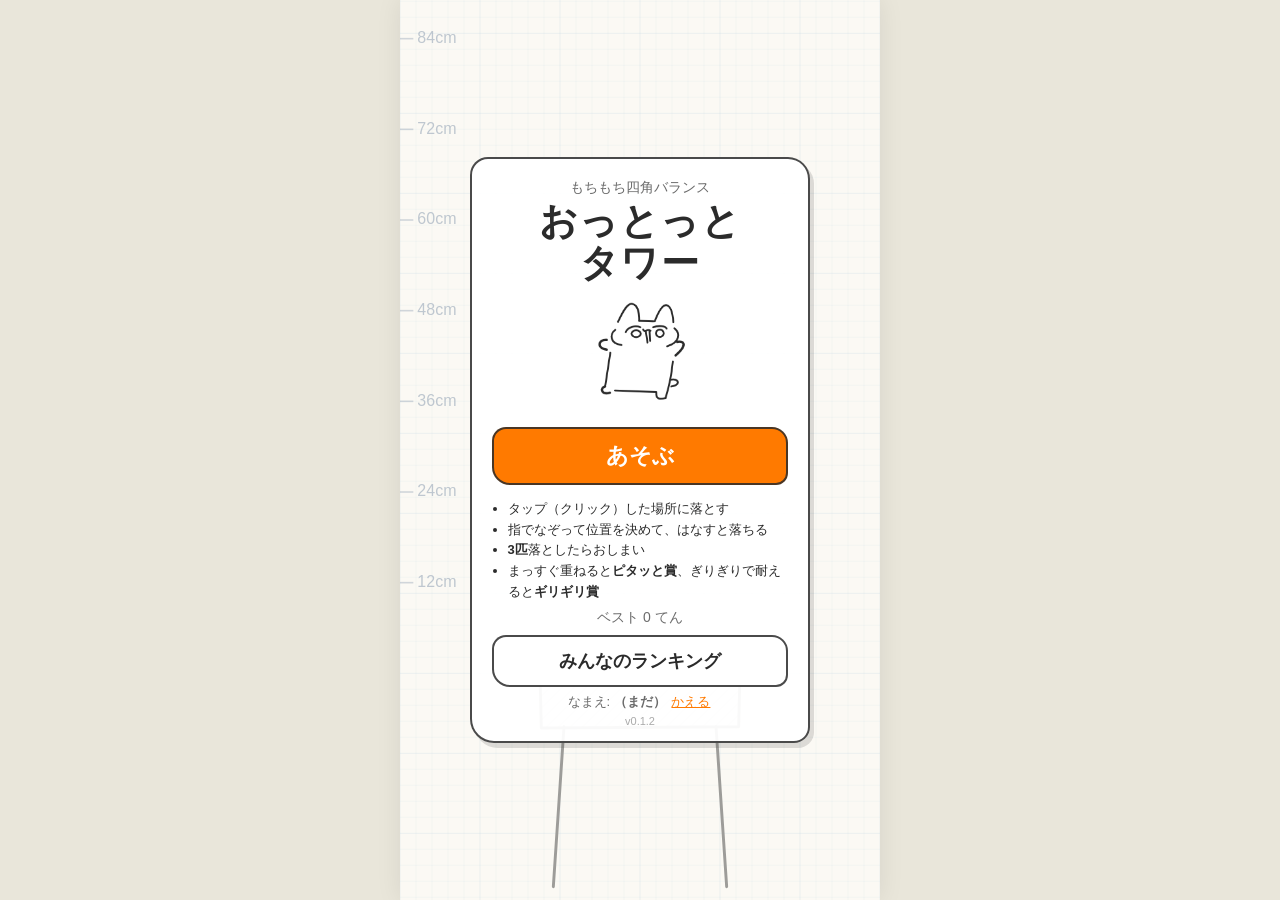
<file: game/index.html>
<!doctype html>
<html lang="ja">
  <head>
    <meta charset="utf-8" />
    <meta name="viewport" content="width=device-width, initial-scale=1, maximum-scale=1, user-scalable=no, viewport-fit=cover" />
    <meta name="theme-color" content="#fbfaf4" />
    <meta name="description" content="四角いもちもちの生き物を積み上げる、ブラウザで遊べるバランスゲーム。" />
    <title>おっとっとタワー</title>
    <link rel="icon" href="favicon.svg" type="image/svg+xml" />
    <link rel="stylesheet" href="css/style.css" />
  </head>
  <body>
    <main id="stage">
      <canvas id="game" aria-label="ゲーム画面"></canvas>

      <!-- 遊んでいるあいだの表示 -->
      <header id="hud" class="hidden">
        <div class="hud-left">
          <div class="hud-score"><span id="hud-score">0</span><small>てん</small></div>
          <div class="hud-height">たかさ <span id="hud-height">0.0</span>cm</div>
        </div>
        <div class="hud-right">
          <div id="hud-lives" class="lives" aria-label="のこり"></div>
          <button id="btn-sound" class="icon-btn" type="button" aria-label="音のオン・オフ">♪</button>
        </div>
      </header>

      <!-- タイトル -->
      <section id="title" class="overlay">
        <div class="card">
          <p class="subtitle">もちもち四角バランス</p>
          <h1>おっとっと<br />タワー</h1>
          <canvas id="title-chara" width="200" height="200" aria-hidden="true"></canvas>
          <button id="btn-start" class="btn primary" type="button">あそぶ</button>
          <ul class="howto">
            <li>タップ（クリック）した場所に落とす</li>
            <li>指でなぞって位置を決めて、はなすと落ちる</li>
            <li><b>3匹</b>落としたらおしまい</li>
            <li>まっすぐ重ねると<b>ピタッと賞</b>、ぎりぎりで耐えると<b>ギリギリ賞</b></li>
          </ul>
          <p class="best">ベスト <span id="title-best">0</span> てん</p>
          <div id="title-ranking" class="hidden">
            <button id="btn-ranking" class="btn" type="button">みんなのランキング</button>
            <p class="player">なまえ: <b id="title-name"></b> <button id="btn-name" class="link" type="button">かえる</button></p>
          </div>
          <p class="version">v<span id="version"></span></p>
        </div>
      </section>

      <!-- ゲームオーバー -->
      <section id="over" class="overlay hidden">
        <div class="card">
          <h2>おっとっと…</h2>
          <p class="result-score"><span id="over-score">0</span><small>てん</small></p>
          <p class="result-sub">たかさ <span id="over-height">0</span>cm ・ <span id="over-count">0</span>匹</p>
          <p id="over-new" class="new hidden">ベスト更新！</p>
          <p class="best">ベスト <span id="over-best">0</span> てん</p>
          <p id="over-rank" class="rank-msg hidden"></p>
          <button id="btn-retry" class="btn primary" type="button">もういちど</button>
          <button id="btn-over-ranking" class="btn hidden" type="button">みんなのランキング</button>
          <button id="btn-post-x" class="btn x" type="button">𝕏 にポスト</button>
          <button id="btn-share" class="btn" type="button">結果をシェア</button>
          <button id="btn-title" class="btn ghost" type="button">タイトルへ</button>
        </div>
      </section>

      <!-- みんなのランキング -->
      <section id="ranking" class="overlay hidden">
        <div class="card">
          <h2>みんなのランキング</h2>
          <ol id="ranking-list" class="ranking-list"></ol>
          <p id="ranking-status" class="ranking-status"></p>
          <p id="ranking-mine" class="ranking-mine hidden"></p>
          <button id="btn-ranking-close" class="btn" type="button">とじる</button>
        </div>
      </section>

      <!-- 名前の入力 -->
      <section id="name-dialog" class="overlay hidden">
        <form id="name-form" class="card">
          <h2>なまえ</h2>
          <p class="name-help">ランキングにのせる名前（<span id="name-max"></span>文字まで）<br />本名ではなくニックネームにしてね</p>
          <input id="name-input" class="name-input" type="text" autocomplete="nickname" enterkeyhint="done" />
          <button class="btn primary" type="submit">けってい</button>
          <button id="btn-name-cancel" class="btn ghost" type="button">やめる</button>
        </form>
      </section>

      <div id="toast" class="toast hidden"></div>
    </main>

    <script src="js/config.js"></script>
    <script src="js/physics.js"></script>
    <script src="js/chara.js"></script>
    <script src="js/sound.js"></script>
    <script src="js/ranking.js"></script>
    <script src="js/game.js"></script>
    <script src="js/main.js"></script>
  </body>
</html>
</file>
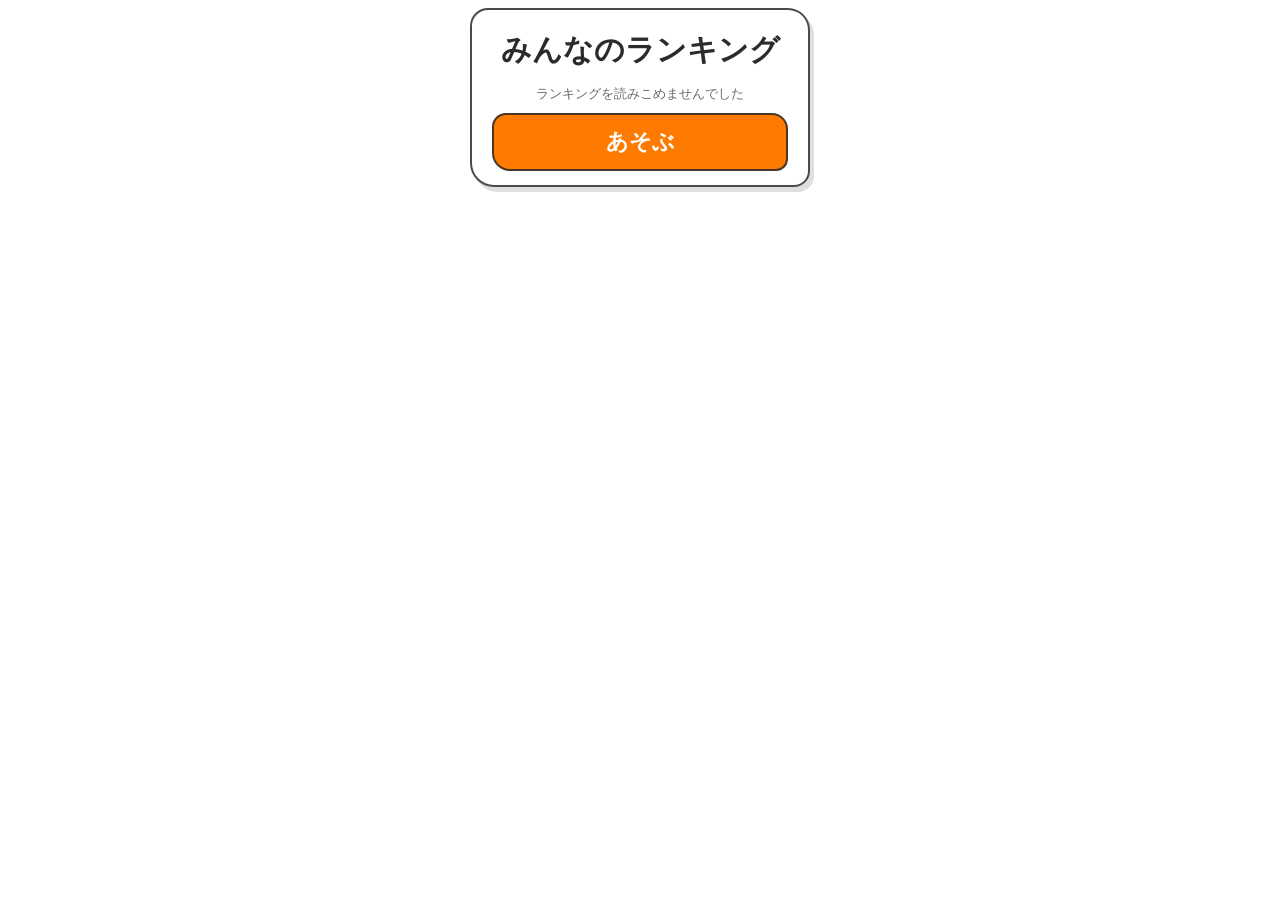
<file: game/ranking.html>
<!doctype html>
<html lang="ja">
  <head>
    <meta charset="utf-8" />
    <meta name="viewport" content="width=device-width, initial-scale=1" />
    <meta name="theme-color" content="#fbfaf4" />
    <title>おっとっとタワー ランキング</title>
    <link rel="icon" href="favicon.svg" type="image/svg+xml" />
    <link rel="stylesheet" href="css/style.css" />
    <style>
      /* ほかのページに iframe で貼っても収まるよう、ランキングだけを表示する */
      html,
      body {
        height: auto;
        background: transparent;
        -webkit-user-select: auto;
        user-select: auto;
      }
      .card {
        margin: 8px auto;
      }
      .ranking-list {
        max-height: none;
      }
      .play {
        display: block;
        margin-top: 10px;
        text-decoration: none;
      }
    </style>
  </head>
  <body>
    <div class="card">
      <h2>みんなのランキング</h2>
      <ol id="ranking-list" class="ranking-list"></ol>
      <p id="ranking-status" class="ranking-status">よみこみ中…</p>
      <a class="btn primary play" href="./" target="_top">あそぶ</a>
    </div>

    <script src="js/config.js"></script>
    <script src="js/ranking.js"></script>
    <script>
      (function () {
        'use strict';
        // ?n=件数 で表示する件数を変えられる（1〜100）
        const n = Math.max(1, Math.min(100, parseInt(new URLSearchParams(location.search).get('n'), 10) || 20));
        const list = document.getElementById('ranking-list');
        const status = document.getElementById('ranking-status');

        if (!window.Ranking.enabled) {
          status.textContent = 'ランキングはまだ準備中です';
          return;
        }
        window.Ranking.fetchTop(n)
          .then((d) => {
            status.textContent = d.ranking.length ? '' : 'まだ だれも のっていません';
            d.ranking.forEach((r) => {
              const li = document.createElement('li');
              if (r.me) li.classList.add('me');
              const rank = document.createElement('span');
              rank.className = 'r-rank';
              rank.textContent = `${r.rank}位`;
              const name = document.createElement('span');
              name.className = 'r-name';
              name.textContent = r.name;
              const score = document.createElement('span');
              score.className = 'r-score';
              score.textContent = Number(r.score).toLocaleString();
              const unit = document.createElement('small');
              unit.textContent = 'てん';
              score.appendChild(unit);
              li.append(rank, name, score);
              list.appendChild(li);
            });
          })
          .catch(() => {
            status.textContent = 'ランキングを読みこめませんでした';
          });
      })();
    </script>
  </body>
</html>
</file>
<file: game/css/style.css>
:root {
  --paper: #fbfaf4;
  --ink: #2b2b2b;
  --muted: #6b6b6b;
  --accent: #ff7a00;
  --accent-ink: #ffffff;
  --card: rgba(255, 255, 255, 0.94);
  --line: rgba(43, 43, 43, 0.85);
  --font: 'Yomogi', 'Hiragino Maru Gothic ProN', 'BIZ UDPGothic', 'Meiryo', sans-serif;
}

* {
  box-sizing: border-box;
}

html,
body {
  margin: 0;
  height: 100%;
  background: #e9e6da;
  color: var(--ink);
  font-family: var(--font);
  overscroll-behavior: none;
  -webkit-user-select: none;
  user-select: none;
  -webkit-tap-highlight-color: transparent;
}

#stage {
  position: relative;
  width: 100%;
  max-width: 480px;
  height: 100%;
  height: 100dvh;
  margin: 0 auto;
  overflow: hidden;
  background: var(--paper);
  box-shadow: 0 0 24px rgba(0, 0, 0, 0.08);
}

#game {
  display: block;
  width: 100%;
  height: 100%;
  touch-action: none;
}

.hidden {
  display: none !important;
}

/* ---------- 遊んでいるあいだの表示 ---------- */
#hud {
  position: absolute;
  inset: 0 0 auto 0;
  display: flex;
  justify-content: space-between;
  align-items: flex-start;
  padding: calc(10px + env(safe-area-inset-top)) 14px 0;
  pointer-events: none;
}

.hud-score {
  font-size: 30px;
  font-weight: bold;
  line-height: 1;
  text-shadow: 0 0 4px var(--paper), 0 0 8px var(--paper);
}

.hud-score small,
.result-score small {
  font-size: 0.45em;
  margin-left: 2px;
}

.hud-height {
  font-size: 14px;
  color: var(--muted);
  margin-top: 4px;
  text-shadow: 0 0 4px var(--paper);
}

.hud-right {
  display: flex;
  align-items: center;
  gap: 8px;
}

.lives {
  display: flex;
  gap: 2px;
}

.lives canvas {
  width: 30px;
  height: 30px;
}

.lives canvas.gone {
  opacity: 0.2;
}

.icon-btn {
  pointer-events: auto;
  width: 36px;
  height: 36px;
  border: 2px solid var(--line);
  border-radius: 50%;
  background: #fff;
  font-size: 16px;
  font-family: var(--font);
  color: var(--ink);
  cursor: pointer;
}

.icon-btn.muted {
  text-decoration: line-through;
  color: var(--muted);
}

/* ---------- タイトル・ゲームオーバー ---------- */
.overlay {
  position: absolute;
  inset: 0;
  display: flex;
  align-items: flex-start;
  justify-content: center;
  padding: 16px;
  overflow-y: auto;
  background: rgba(251, 250, 244, 0.55);
}

.card {
  /* 上下の auto で中央に置く。画面より高いときは上から並べてスクロールできるようにする */
  margin: auto 0;
  width: 100%;
  max-width: 340px;
  padding: 20px 20px 14px;
  text-align: center;
  background: var(--card);
  border: 2.5px solid var(--line);
  border-radius: 18px 22px 16px 24px;
  box-shadow: 4px 5px 0 rgba(43, 43, 43, 0.15);
}

.subtitle {
  margin: 0;
  font-size: 14px;
  color: var(--muted);
}

h1 {
  margin: 4px 0 0;
  font-size: 38px;
  line-height: 1.1;
  letter-spacing: 0.04em;
}

h2 {
  margin: 0 0 6px;
  font-size: 30px;
}

#title-chara {
  display: block;
  width: 130px;
  height: 130px;
  margin: 4px auto 6px;
}

.btn {
  display: block;
  width: 100%;
  margin: 8px 0 0;
  padding: 12px;
  font-family: var(--font);
  font-size: 18px;
  font-weight: bold;
  color: var(--ink);
  background: #fff;
  border: 2.5px solid var(--line);
  border-radius: 14px 16px 12px 18px;
  cursor: pointer;
}

.btn.primary {
  background: var(--accent);
  color: var(--accent-ink);
  font-size: 22px;
}

.btn.x {
  background: #111111;
  color: #ffffff;
}

.btn.ghost {
  border-color: transparent;
  background: transparent;
  font-size: 15px;
  color: var(--muted);
}

.btn:active {
  transform: translateY(2px);
}

.howto {
  margin: 14px 0 6px;
  padding: 0 0 0 1.2em;
  text-align: left;
  font-size: 13px;
  line-height: 1.6;
}

.best {
  margin: 6px 0 0;
  font-size: 14px;
  color: var(--muted);
}

.version {
  margin: 4px 0 0;
  font-size: 11px;
  color: #aaa;
}

.result-score {
  margin: 0;
  font-size: 46px;
  font-weight: bold;
  line-height: 1.1;
}

.result-sub {
  margin: 2px 0 0;
  color: var(--muted);
}

.new {
  margin: 6px 0 0;
  color: #e5484d;
  font-weight: bold;
  animation: pop 0.6s ease-in-out infinite alternate;
}

@keyframes pop {
  from {
    transform: scale(1);
  }
  to {
    transform: scale(1.12);
  }
}

/* ---------- みんなのランキング・名前の入力 ---------- */
.player {
  margin: 6px 0 0;
  font-size: 13px;
  color: var(--muted);
}

.link {
  padding: 0 2px;
  border: 0;
  background: none;
  font-family: var(--font);
  font-size: 13px;
  color: var(--accent);
  text-decoration: underline;
  cursor: pointer;
}

.rank-msg {
  margin: 6px 0 0;
  font-size: 15px;
  font-weight: bold;
}

.ranking-list {
  margin: 4px 0 0;
  padding: 0;
  list-style: none;
  max-height: 52vh;
  overflow-y: auto;
  text-align: left;
}

.ranking-list li {
  display: flex;
  align-items: baseline;
  gap: 8px;
  padding: 6px 4px;
  border-bottom: 1.5px dashed rgba(43, 43, 43, 0.25);
}

.ranking-list li.me {
  background: rgba(255, 122, 0, 0.14);
  border-radius: 8px;
}

.ranking-list .r-rank {
  width: 2.2em;
  font-weight: bold;
  text-align: right;
}

.ranking-list li:nth-child(1) .r-rank {
  color: #d4a000;
}

.ranking-list li:nth-child(2) .r-rank {
  color: #8a8a8a;
}

.ranking-list li:nth-child(3) .r-rank {
  color: #b5651d;
}

.ranking-list .r-name {
  flex: 1;
  min-width: 0;
  overflow: hidden;
  text-overflow: ellipsis;
  white-space: nowrap;
}

.ranking-list .r-score {
  font-weight: bold;
}

.ranking-list .r-score small {
  font-size: 0.75em;
  font-weight: normal;
  margin-left: 1px;
}

.ranking-status,
.ranking-mine,
.name-help {
  margin: 8px 0 0;
  font-size: 13px;
  color: var(--muted);
}

.ranking-status:empty {
  display: none;
}

.name-input {
  display: block;
  width: 100%;
  margin: 10px 0 0;
  padding: 10px 12px;
  font-family: var(--font);
  font-size: 18px;
  color: var(--ink);
  background: #fff;
  border: 2.5px solid var(--line);
  border-radius: 12px;
  -webkit-user-select: text;
  user-select: text;
}

.toast {
  position: absolute;
  left: 50%;
  bottom: calc(24px + env(safe-area-inset-bottom));
  transform: translateX(-50%);
  padding: 8px 14px;
  background: var(--ink);
  color: #fff;
  border-radius: 10px;
  font-size: 14px;
}
</file>
